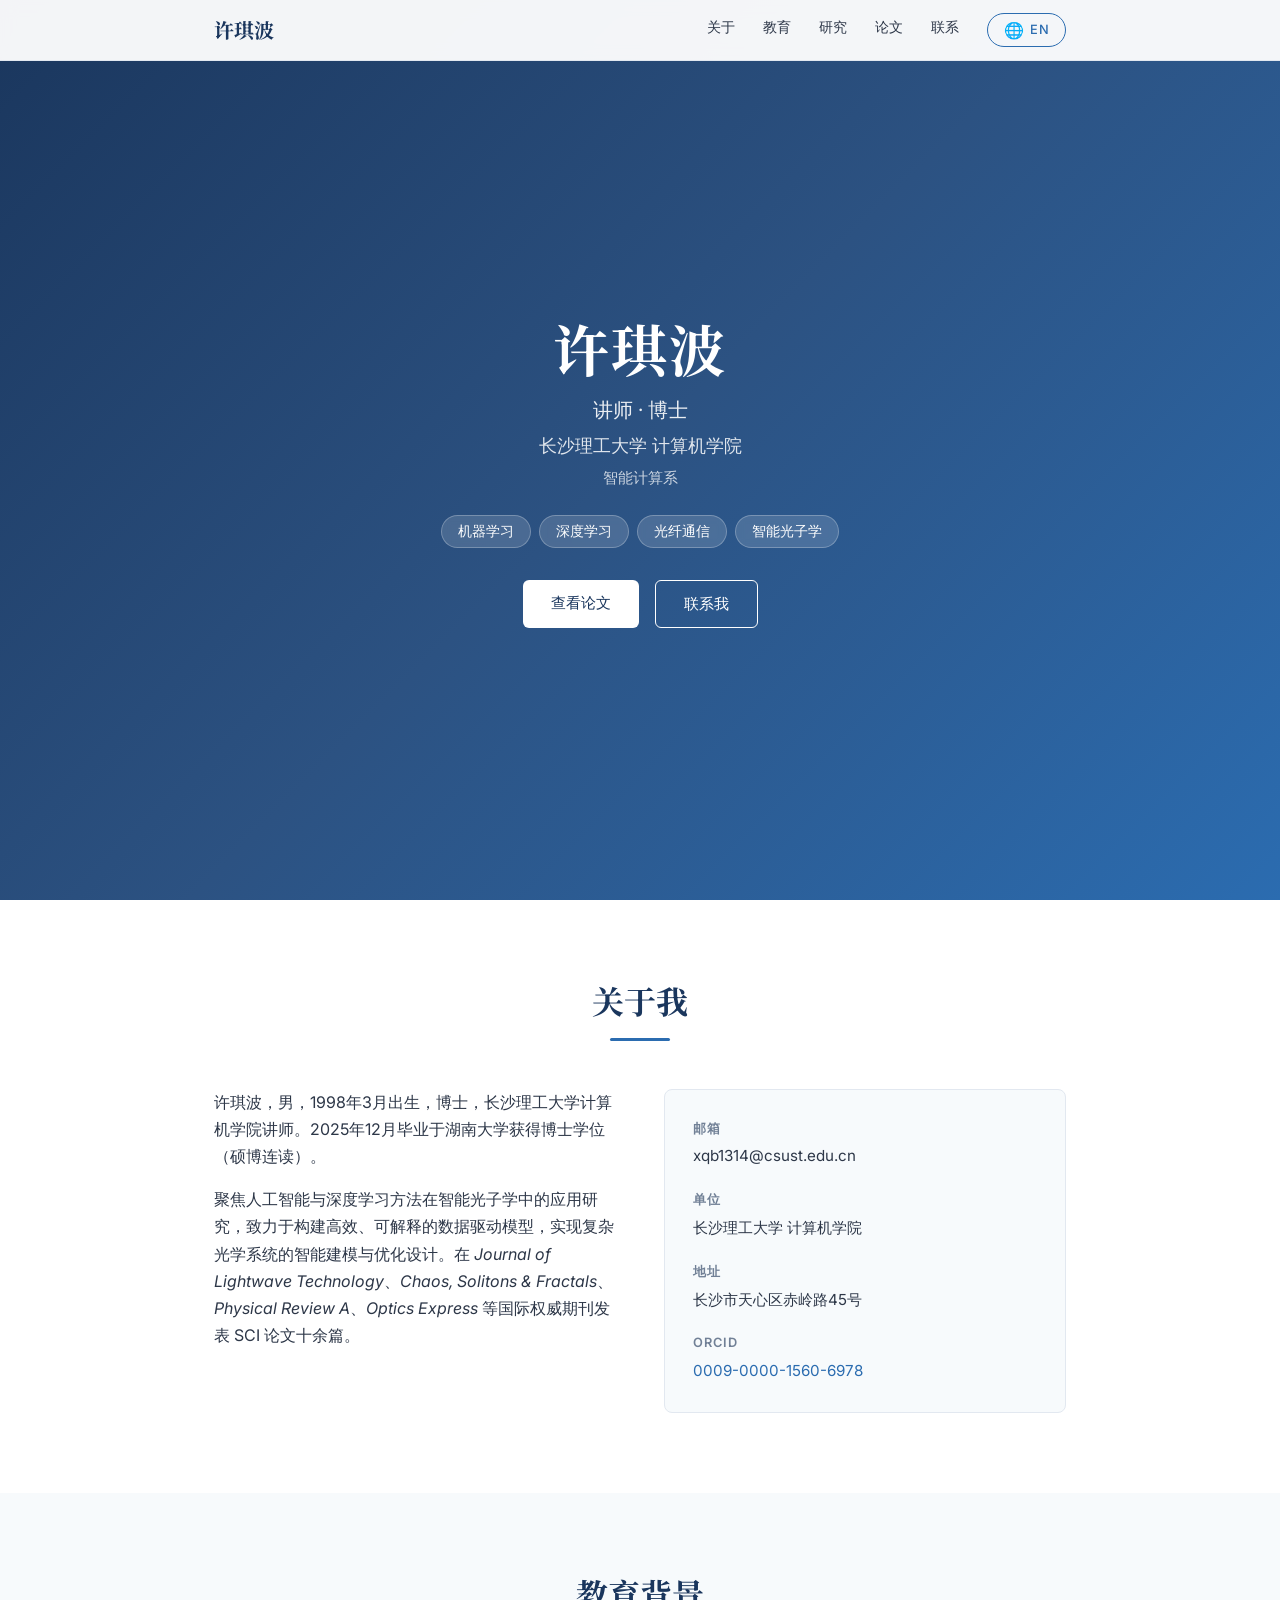
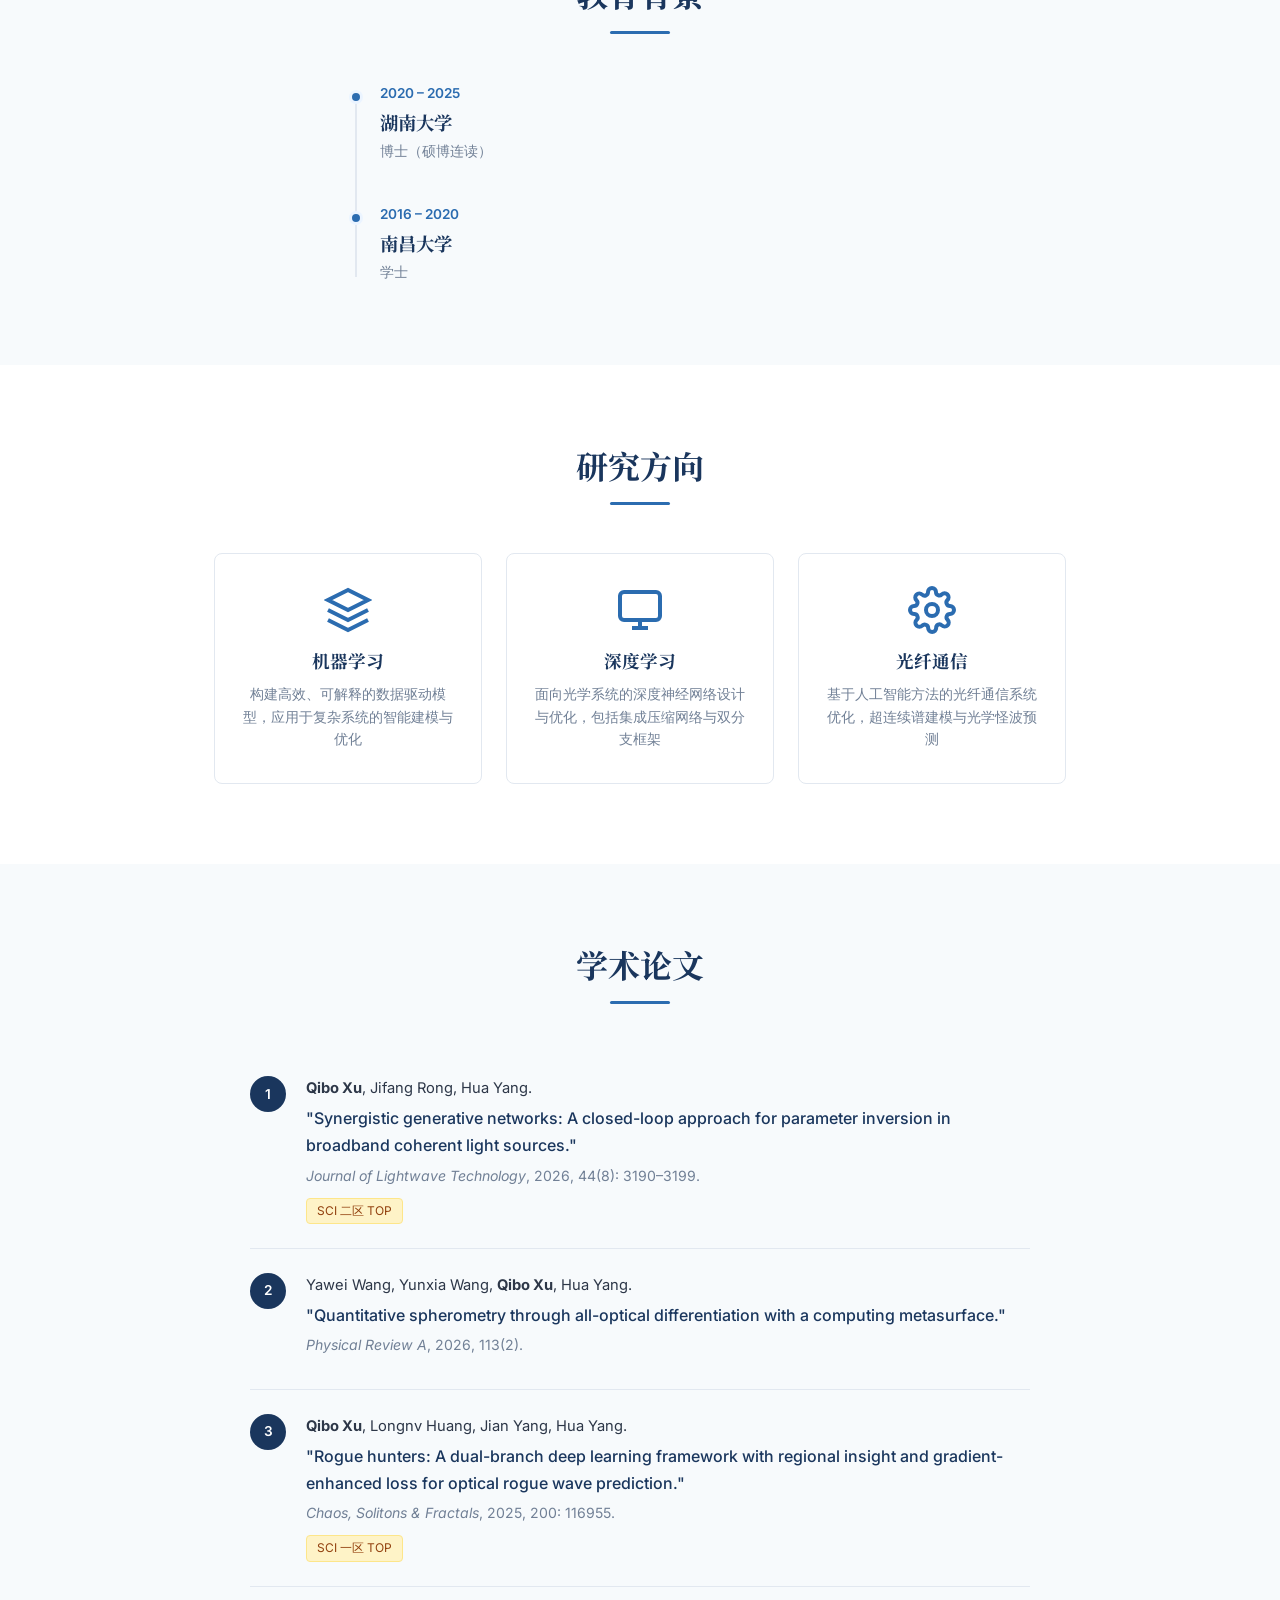
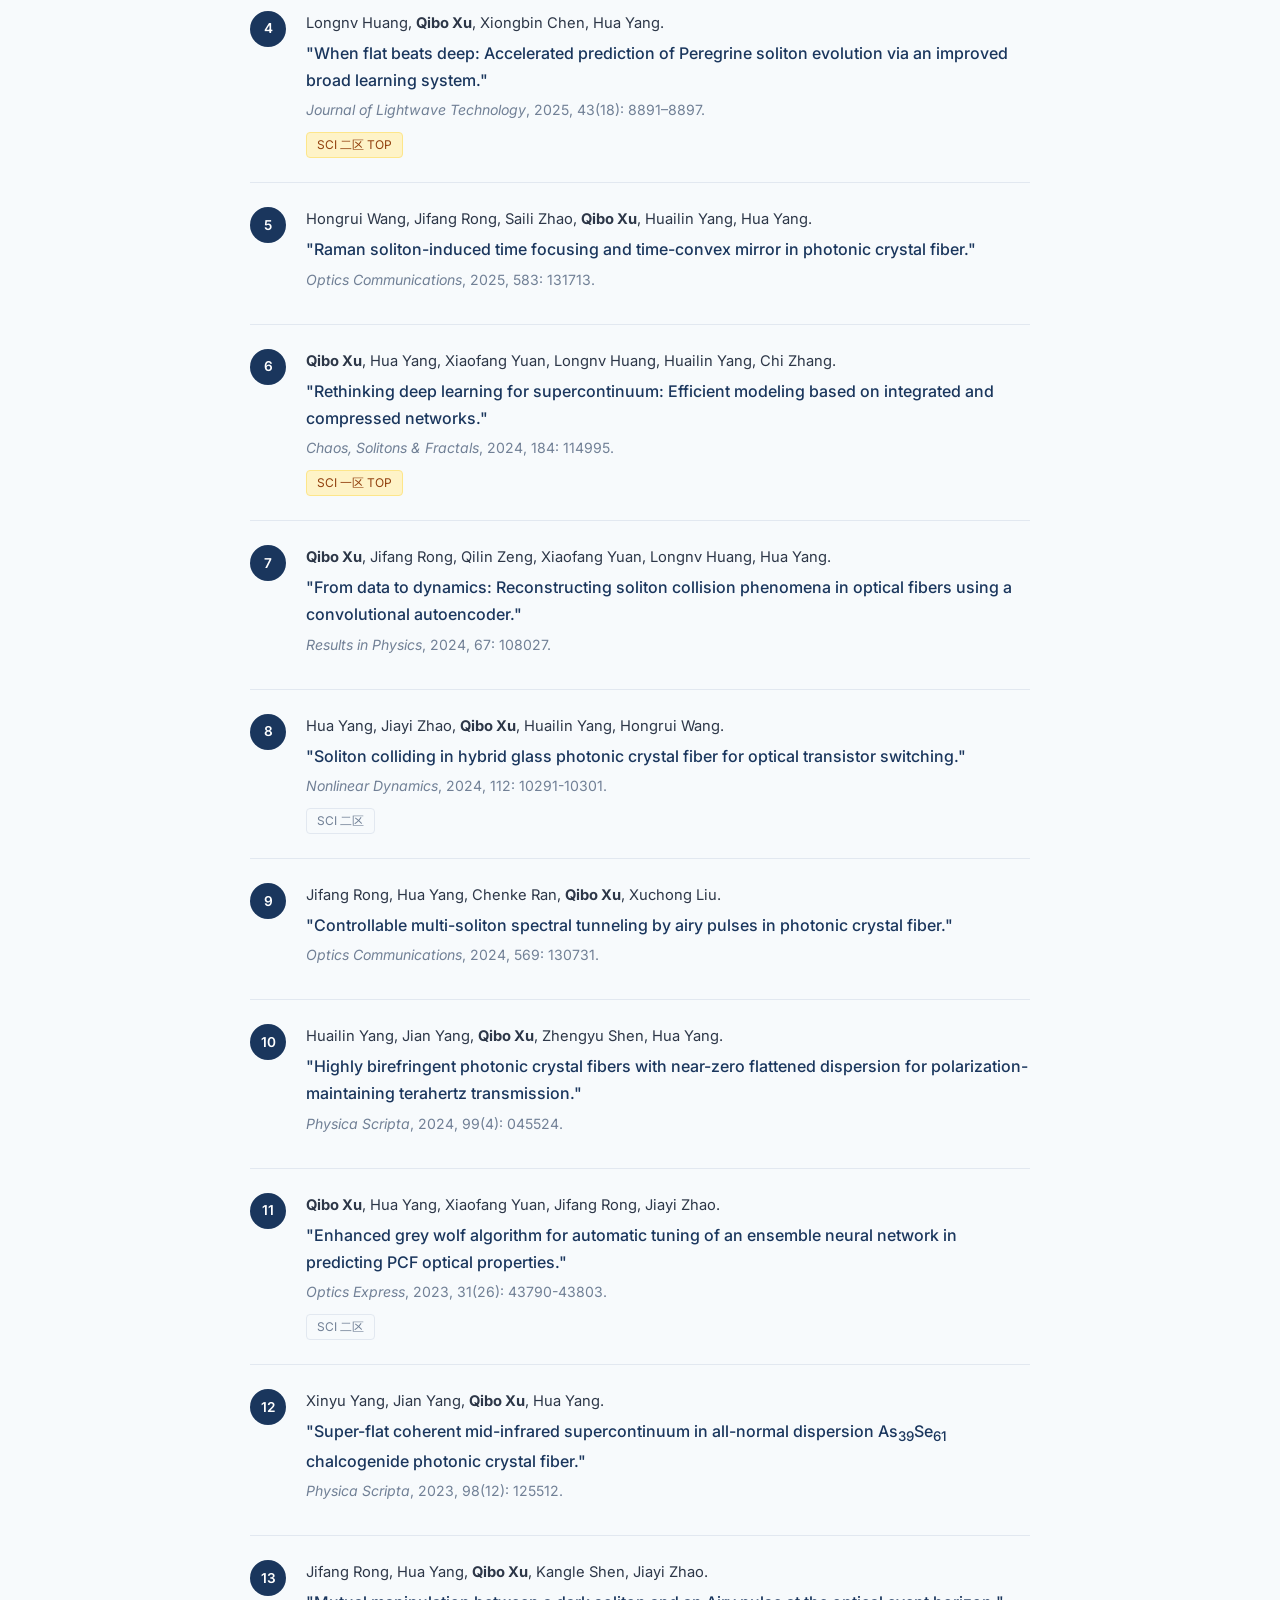
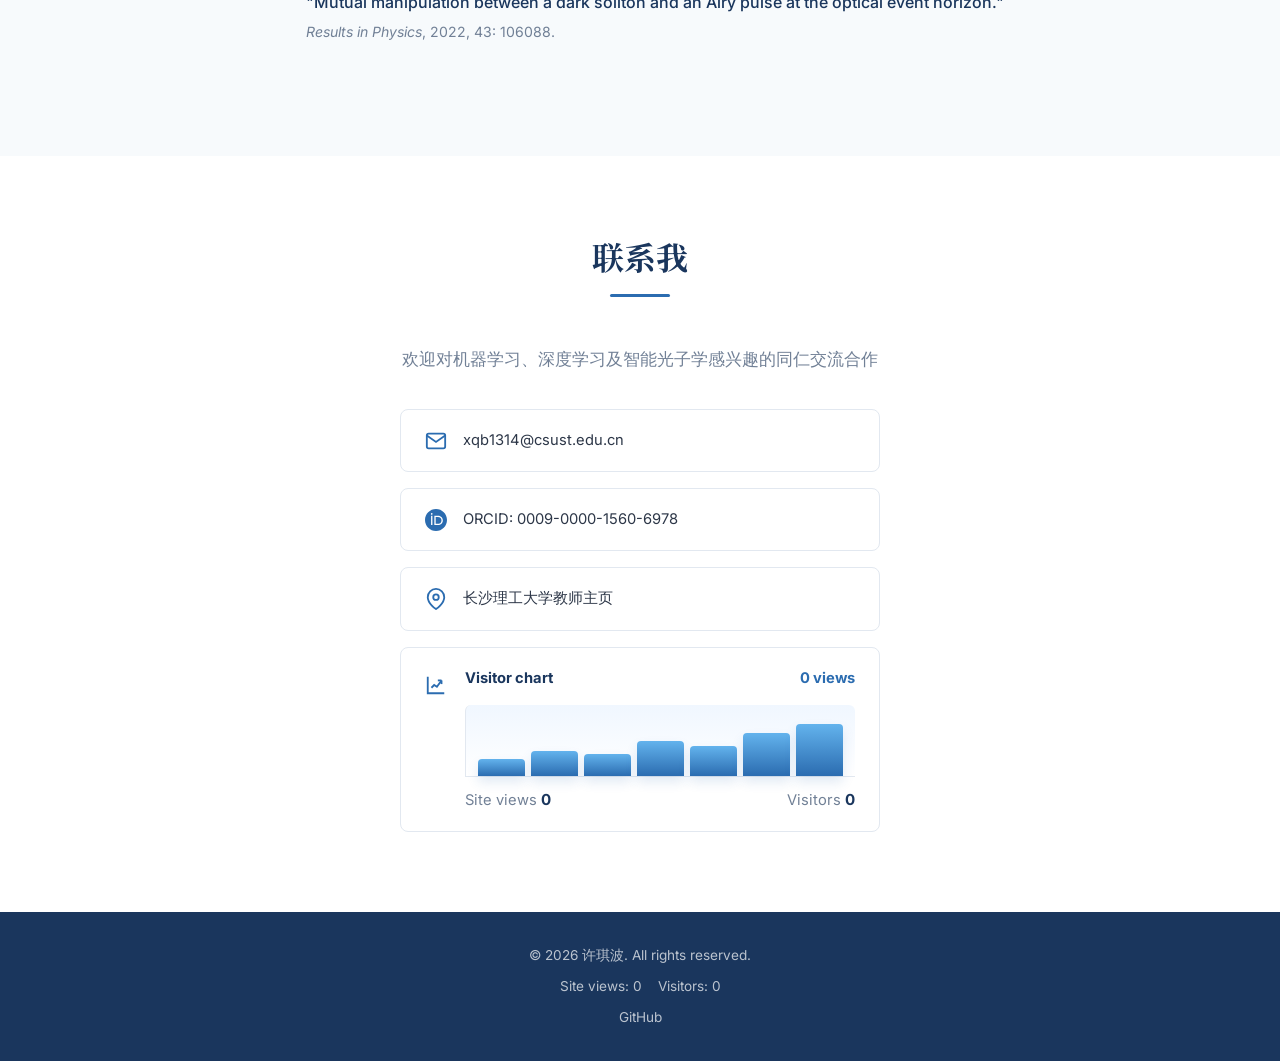
<file: index.html>
<!DOCTYPE html>
<html lang="zh-CN">
<head>
  <meta charset="UTF-8">
  <meta name="viewport" content="width=device-width, initial-scale=1.0">
  <title>许琪波 | 长沙理工大学</title>
  <meta name="description" content="许琪波，长沙理工大学计算机学院讲师，研究方向：机器学习、深度学习、光纤通信">
  <link rel="stylesheet" href="css/style.css">
  <link rel="preconnect" href="https://fonts.googleapis.com">
  <link rel="preconnect" href="https://fonts.gstatic.com" crossorigin>
  <link href="https://fonts.googleapis.com/css2?family=Inter:wght@300;400;500;600;700&family=Noto+Serif+SC:wght@400;600;700&display=swap" rel="stylesheet">
</head>
<body>
  <nav class="navbar">
    <div class="nav-container">
      <a href="#" class="nav-logo">许琪波</a>
      <ul class="nav-menu">
        <li><a href="#about">关于</a></li>
        <li><a href="#education">教育</a></li>
        <li><a href="#research">研究</a></li>
        <li><a href="#publications">论文</a></li>
        <li><a href="#contact">联系</a></li>
        <li><a href="en.html" class="lang-switch" title="切换至英文版"><span class="icon">🌐</span> EN</a></li>
      </ul>
      <div class="nav-toggle">
        <span></span><span></span><span></span>
      </div>
    </div>
  </nav>

  <header class="hero">
    <div class="hero-content">
      <h1 class="hero-name">许琪波</h1>
      <p class="hero-title">讲师 · 博士</p>
      <p class="hero-affiliation">长沙理工大学 计算机学院</p>
      <p class="hero-field">智能计算系</p>
      <div class="hero-tags">
        <span>机器学习</span>
        <span>深度学习</span>
        <span>光纤通信</span>
        <span>智能光子学</span>
      </div>
      <div class="hero-cta">
        <a href="#publications" class="btn btn-primary">查看论文</a>
        <a href="#contact" class="btn btn-outline">联系我</a>
      </div>
    </div>
  </header>

  <section id="about" class="section">
    <div class="container">
      <h2 class="section-title">关于我</h2>
      <div class="section-divider"></div>
      <div class="about-grid">
        <div class="about-text">
          <p>许琪波，男，1998年3月出生，博士，长沙理工大学计算机学院讲师。2025年12月毕业于湖南大学获得博士学位（硕博连读）。</p>
          <p>聚焦人工智能与深度学习方法在智能光子学中的应用研究，致力于构建高效、可解释的数据驱动模型，实现复杂光学系统的智能建模与优化设计。在 <em>Journal of Lightwave Technology</em>、<em>Chaos, Solitons &amp; Fractals</em>、<em>Physical Review A</em>、<em>Optics Express</em> 等国际权威期刊发表 SCI 论文十余篇。</p>
        </div>
        <div class="about-info">
          <div class="info-item">
            <span class="info-label">邮箱</span>
            <span class="info-value">xqb1314@csust.edu.cn</span>
          </div>
          <div class="info-item">
            <span class="info-label">单位</span>
            <span class="info-value">长沙理工大学 计算机学院</span>
          </div>
          <div class="info-item">
            <span class="info-label">地址</span>
            <span class="info-value">长沙市天心区赤岭路45号</span>
          </div>
          <div class="info-item">
            <span class="info-label">ORCID</span>
            <span class="info-value">
              <a href="https://orcid.org/0009-0000-1560-6978" target="_blank" rel="noopener">0009-0000-1560-6978</a>
            </span>
          </div>
        </div>
      </div>
    </div>
  </section>

  <section id="education" class="section section-alt">
    <div class="container">
      <h2 class="section-title">教育背景</h2>
      <div class="section-divider"></div>
      <div class="timeline">
        <div class="timeline-item">
          <div class="timeline-dot"></div>
          <div class="timeline-date">2020 – 2025</div>
          <div class="timeline-content">
            <h3>湖南大学</h3>
            <p>博士（硕博连读）</p>
          </div>
        </div>
        <div class="timeline-item">
          <div class="timeline-dot"></div>
          <div class="timeline-date">2016 – 2020</div>
          <div class="timeline-content">
            <h3>南昌大学</h3>
            <p>学士</p>
          </div>
        </div>
      </div>
    </div>
  </section>

  <section id="research" class="section">
    <div class="container">
      <h2 class="section-title">研究方向</h2>
      <div class="section-divider"></div>
      <div class="research-grid">
        <div class="research-card">
          <div class="research-icon">
            <svg viewBox="0 0 24 24" fill="none" stroke="currentColor" stroke-width="2">
              <path d="M12 2L2 7l10 5 10-5-10-5z"/><path d="M2 17l10 5 10-5"/><path d="M2 12l10 5 10-5"/>
            </svg>
          </div>
          <h3>机器学习</h3>
          <p>构建高效、可解释的数据驱动模型，应用于复杂系统的智能建模与优化</p>
        </div>
        <div class="research-card">
          <div class="research-icon">
            <svg viewBox="0 0 24 24" fill="none" stroke="currentColor" stroke-width="2">
              <rect x="2" y="3" width="20" height="14" rx="2" ry="2"/><line x1="8" y1="21" x2="16" y2="21"/><line x1="12" y1="17" x2="12" y2="21"/>
            </svg>
          </div>
          <h3>深度学习</h3>
          <p>面向光学系统的深度神经网络设计与优化，包括集成压缩网络与双分支框架</p>
        </div>
        <div class="research-card">
          <div class="research-icon">
            <svg viewBox="0 0 24 24" fill="none" stroke="currentColor" stroke-width="2">
              <circle cx="12" cy="12" r="3"/><path d="M19.4 15a1.65 1.65 0 0 0 .33 1.82l.06.06a2 2 0 0 1-2.83 2.83l-.06-.06a1.65 1.65 0 0 0-1.82-.33 1.65 1.65 0 0 0-1 1.51V21a2 2 0 0 1-4 0v-.09A1.65 1.65 0 0 0 9 19.4a1.65 1.65 0 0 0-1.82.33l-.06.06a2 2 0 0 1-2.83-2.83l.06-.06A1.65 1.65 0 0 0 4.68 15a1.65 1.65 0 0 0-1.51-1H3a2 2 0 0 1 0-4h.09A1.65 1.65 0 0 0 4.6 9a1.65 1.65 0 0 0-.33-1.82l-.06-.06a2 2 0 0 1 2.83-2.83l.06.06A1.65 1.65 0 0 0 9 4.68a1.65 1.65 0 0 0 1-1.51V3a2 2 0 0 1 4 0v.09a1.65 1.65 0 0 0 1 1.51 1.65 1.65 0 0 0 1.82-.33l.06-.06a2 2 0 0 1 2.83 2.83l-.06.06A1.65 1.65 0 0 0 19.4 9a1.65 1.65 0 0 0 1.51 1H21a2 2 0 0 1 0 4h-.09a1.65 1.65 0 0 0-1.51 1z"/>
            </svg>
          </div>
          <h3>光纤通信</h3>
          <p>基于人工智能方法的光纤通信系统优化，超连续谱建模与光学怪波预测</p>
        </div>
      </div>
    </div>
  </section>

  <section id="publications" class="section section-alt">
    <div class="container">
      <h2 class="section-title">学术论文</h2>
      <div class="section-divider"></div>
      <div class="pub-list">
        <div class="pub-item">
          <span class="pub-num">1</span>
          <div class="pub-content">
            <p class="pub-authors"><strong>Qibo Xu</strong>, Jifang Rong, Hua Yang.</p>
            <p class="pub-title">"Synergistic generative networks: A closed-loop approach for parameter inversion in broadband coherent light sources."</p>
            <p class="pub-journal"><em>Journal of Lightwave Technology</em>, 2026, 44(8): 3190–3199.</p>
            <p class="pub-badge top">SCI 二区 TOP</p>
          </div>
        </div>
        <div class="pub-item">
          <span class="pub-num">2</span>
          <div class="pub-content">
            <p class="pub-authors">Yawei Wang, Yunxia Wang, <strong>Qibo Xu</strong>, Hua Yang.</p>
            <p class="pub-title">"Quantitative spherometry through all-optical differentiation with a computing metasurface."</p>
            <p class="pub-journal"><em>Physical Review A</em>, 2026, 113(2).</p>
          </div>
        </div>
        <div class="pub-item">
          <span class="pub-num">3</span>
          <div class="pub-content">
            <p class="pub-authors"><strong>Qibo Xu</strong>, Longnv Huang, Jian Yang, Hua Yang.</p>
            <p class="pub-title">"Rogue hunters: A dual-branch deep learning framework with regional insight and gradient-enhanced loss for optical rogue wave prediction."</p>
            <p class="pub-journal"><em>Chaos, Solitons &amp; Fractals</em>, 2025, 200: 116955.</p>
            <p class="pub-badge top">SCI 一区 TOP</p>
          </div>
        </div>
        <div class="pub-item">
          <span class="pub-num">4</span>
          <div class="pub-content">
            <p class="pub-authors">Longnv Huang, <strong>Qibo Xu</strong>, Xiongbin Chen, Hua Yang.</p>
            <p class="pub-title">"When flat beats deep: Accelerated prediction of Peregrine soliton evolution via an improved broad learning system."</p>
            <p class="pub-journal"><em>Journal of Lightwave Technology</em>, 2025, 43(18): 8891–8897.</p>
            <p class="pub-badge top">SCI 二区 TOP</p>
          </div>
        </div>
        <div class="pub-item">
          <span class="pub-num">5</span>
          <div class="pub-content">
            <p class="pub-authors">Hongrui Wang, Jifang Rong, Saili Zhao, <strong>Qibo Xu</strong>, Huailin Yang, Hua Yang.</p>
            <p class="pub-title">"Raman soliton-induced time focusing and time-convex mirror in photonic crystal fiber."</p>
            <p class="pub-journal"><em>Optics Communications</em>, 2025, 583: 131713.</p>
          </div>
        </div>
        <div class="pub-item">
          <span class="pub-num">6</span>
          <div class="pub-content">
            <p class="pub-authors"><strong>Qibo Xu</strong>, Hua Yang, Xiaofang Yuan, Longnv Huang, Huailin Yang, Chi Zhang.</p>
            <p class="pub-title">"Rethinking deep learning for supercontinuum: Efficient modeling based on integrated and compressed networks."</p>
            <p class="pub-journal"><em>Chaos, Solitons &amp; Fractals</em>, 2024, 184: 114995.</p>
            <p class="pub-badge top">SCI 一区 TOP</p>
          </div>
        </div>
        <div class="pub-item">
          <span class="pub-num">7</span>
          <div class="pub-content">
            <p class="pub-authors"><strong>Qibo Xu</strong>, Jifang Rong, Qilin Zeng, Xiaofang Yuan, Longnv Huang, Hua Yang.</p>
            <p class="pub-title">"From data to dynamics: Reconstructing soliton collision phenomena in optical fibers using a convolutional autoencoder."</p>
            <p class="pub-journal"><em>Results in Physics</em>, 2024, 67: 108027.</p>
          </div>
        </div>
        <div class="pub-item">
          <span class="pub-num">8</span>
          <div class="pub-content">
            <p class="pub-authors">Hua Yang, Jiayi Zhao, <strong>Qibo Xu</strong>, Huailin Yang, Hongrui Wang.</p>
            <p class="pub-title">"Soliton colliding in hybrid glass photonic crystal fiber for optical transistor switching."</p>
            <p class="pub-journal"><em>Nonlinear Dynamics</em>, 2024, 112: 10291-10301.</p>
            <p class="pub-badge">SCI 二区</p>
          </div>
        </div>
        <div class="pub-item">
          <span class="pub-num">9</span>
          <div class="pub-content">
            <p class="pub-authors">Jifang Rong, Hua Yang, Chenke Ran, <strong>Qibo Xu</strong>, Xuchong Liu.</p>
            <p class="pub-title">"Controllable multi-soliton spectral tunneling by airy pulses in photonic crystal fiber."</p>
            <p class="pub-journal"><em>Optics Communications</em>, 2024, 569: 130731.</p>
          </div>
        </div>
        <div class="pub-item">
          <span class="pub-num">10</span>
          <div class="pub-content">
            <p class="pub-authors">Huailin Yang, Jian Yang, <strong>Qibo Xu</strong>, Zhengyu Shen, Hua Yang.</p>
            <p class="pub-title">"Highly birefringent photonic crystal fibers with near-zero flattened dispersion for polarization-maintaining terahertz transmission."</p>
            <p class="pub-journal"><em>Physica Scripta</em>, 2024, 99(4): 045524.</p>
          </div>
        </div>
        <div class="pub-item">
          <span class="pub-num">11</span>
          <div class="pub-content">
            <p class="pub-authors"><strong>Qibo Xu</strong>, Hua Yang, Xiaofang Yuan, Jifang Rong, Jiayi Zhao.</p>
            <p class="pub-title">"Enhanced grey wolf algorithm for automatic tuning of an ensemble neural network in predicting PCF optical properties."</p>
            <p class="pub-journal"><em>Optics Express</em>, 2023, 31(26): 43790-43803.</p>
            <p class="pub-badge">SCI 二区</p>
          </div>
        </div>
        <div class="pub-item">
          <span class="pub-num">12</span>
          <div class="pub-content">
            <p class="pub-authors">Xinyu Yang, Jian Yang, <strong>Qibo Xu</strong>, Hua Yang.</p>
            <p class="pub-title">"Super-flat coherent mid-infrared supercontinuum in all-normal dispersion As<sub>39</sub>Se<sub>61</sub> chalcogenide photonic crystal fiber."</p>
            <p class="pub-journal"><em>Physica Scripta</em>, 2023, 98(12): 125512.</p>
          </div>
        </div>
        <div class="pub-item">
          <span class="pub-num">13</span>
          <div class="pub-content">
            <p class="pub-authors">Jifang Rong, Hua Yang, <strong>Qibo Xu</strong>, Kangle Shen, Jiayi Zhao.</p>
            <p class="pub-title">"Mutual manipulation between a dark soliton and an Airy pulse at the optical event horizon."</p>
            <p class="pub-journal"><em>Results in Physics</em>, 2022, 43: 106088.</p>
          </div>
        </div>
      </div>
    </div>
  </section>

  <section id="contact" class="section">
    <div class="container">
      <h2 class="section-title">联系我</h2>
      <div class="section-divider"></div>
      <div class="contact-content">
        <p class="contact-text">欢迎对机器学习、深度学习及智能光子学感兴趣的同仁交流合作</p>
        <div class="contact-links">
          <a href="mailto:xqb1314@csust.edu.cn" class="contact-card">
            <svg viewBox="0 0 24 24" fill="none" stroke="currentColor" stroke-width="2">
              <path d="M4 4h16c1.1 0 2 .9 2 2v12c0 1.1-.9 2-2 2H4c-1.1 0-2-.9-2-2V6c0-1.1.9-2 2-2z"/>
              <polyline points="22,6 12,13 2,6"/>
            </svg>
            <span>xqb1314@csust.edu.cn</span>
          </a>
          <a href="https://orcid.org/0009-0000-1560-6978" target="_blank" rel="noopener" class="contact-card">
            <svg viewBox="0 0 24 24" fill="currentColor">
              <path d="M12 0C5.372 0 0 5.372 0 12s5.372 12 12 12 12-5.372 12-12S18.628 0 12 0zM7.369 4.378c.525 0 .947.431.947.947s-.422.947-.947.947a.95.95 0 0 1-.947-.947c0-.525.422-.947.947-.947zm-.722 3.038h1.444v10.041H6.647V7.416zm3.562 0h3.9c3.712 0 5.344 2.653 5.344 5.025 0 2.578-2.016 5.025-5.325 5.025h-3.919V7.416zm1.444 1.303v7.444h2.297c3.272 0 4.022-2.484 4.022-3.722 0-2.016-1.284-3.722-3.997-3.722h-2.322z"/>
            </svg>
            <span>ORCID: 0009-0000-1560-6978</span>
          </a>
          <a href="https://www.csust.edu.cn/jtxy/info/1922/28793.htm" target="_blank" rel="noopener" class="contact-card">
            <svg viewBox="0 0 24 24" fill="none" stroke="currentColor" stroke-width="2">
              <path d="M21 10c0 7-9 13-9 13s-9-6-9-13a9 9 0 0 1 18 0z"/>
              <circle cx="12" cy="10" r="3"/>
            </svg>
            <span>长沙理工大学教师主页</span>
          </a>
          <div class="contact-card visitor-card visitor-chart" aria-label="Visitor analytics">
            <svg class="visitor-chart-icon" viewBox="0 0 24 24" fill="none" stroke="currentColor" stroke-width="2">
              <path d="M3 3v18h18"/>
              <path d="M7 15l3-3 3 2 5-7"/>
              <path d="M18 7h-4"/>
              <path d="M18 7v4"/>
            </svg>
            <div class="visitor-chart-body">
              <div class="visitor-chart-head">
                <span class="visitor-chart-title">Visitor chart</span>
                <span class="visitor-chart-total"><span data-visitor-value="pv">0</span> views</span>
              </div>
              <div class="visitor-bars" aria-hidden="true">
                <span></span><span></span><span></span><span></span><span></span><span></span><span></span>
              </div>
              <div class="visitor-chart-meta">
                <span>Site views <strong data-visitor-value="pv">0</strong></span>
                <span>Visitors <strong data-visitor-value="uv">0</strong></span>
              </div>
            </div>
          </div>
        </div>
      </div>
    </div>
  </section>

  <footer class="footer">
    <div class="container">
      <p>&copy; 2026 许琪波. All rights reserved.</p>
      <p class="visitor-stats">
        <span id="busuanzi_container_site_pv">Site views: <span id="busuanzi_value_site_pv">0</span></span>
        <span id="busuanzi_container_site_uv">Visitors: <span id="busuanzi_value_site_uv">0</span></span>
      </p>
      <p class="footer-links">
        <a href="https://github.com/huang-td" target="_blank" rel="noopener">GitHub</a>
      </p>
    </div>
  </footer>

  <script async src="https://busuanzi.ibruce.info/busuanzi/2.3/busuanzi.pure.mini.js"></script>
  <script src="js/main.js"></script>
</body>
</html>
</file>
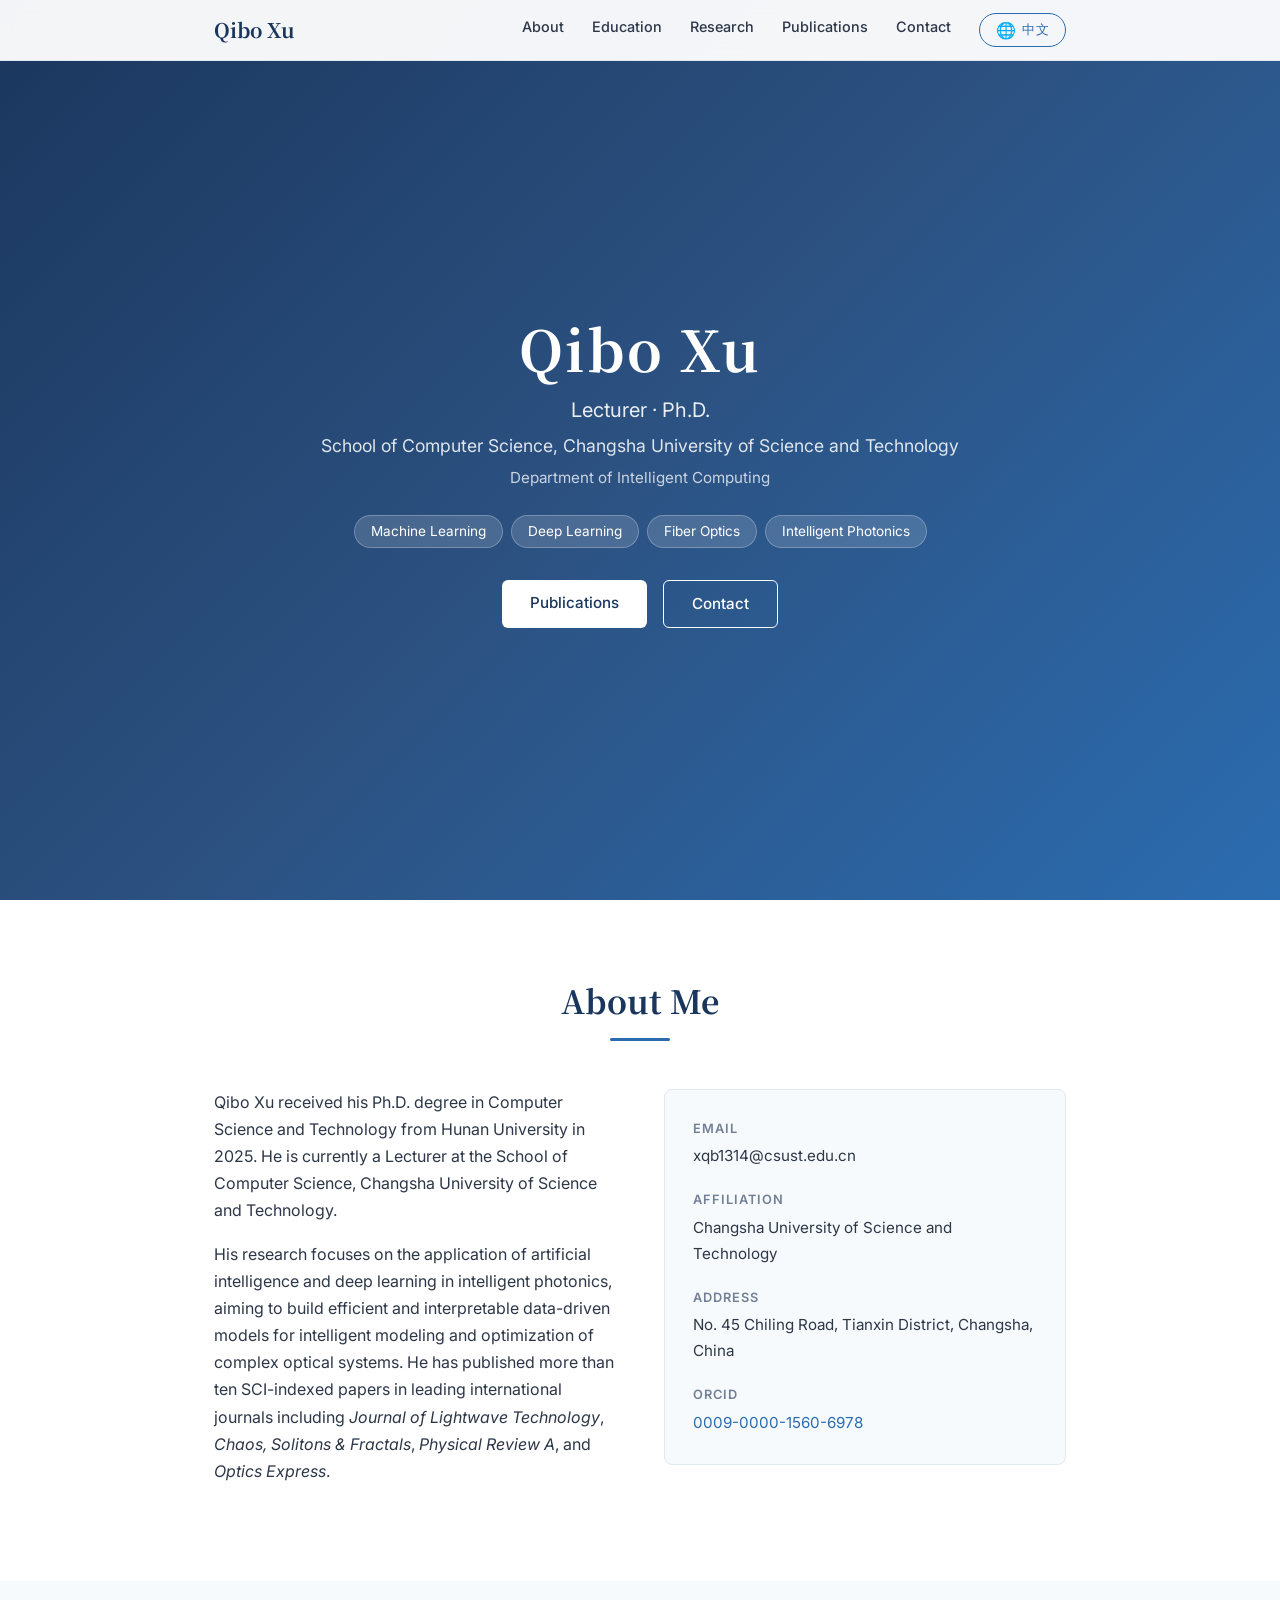
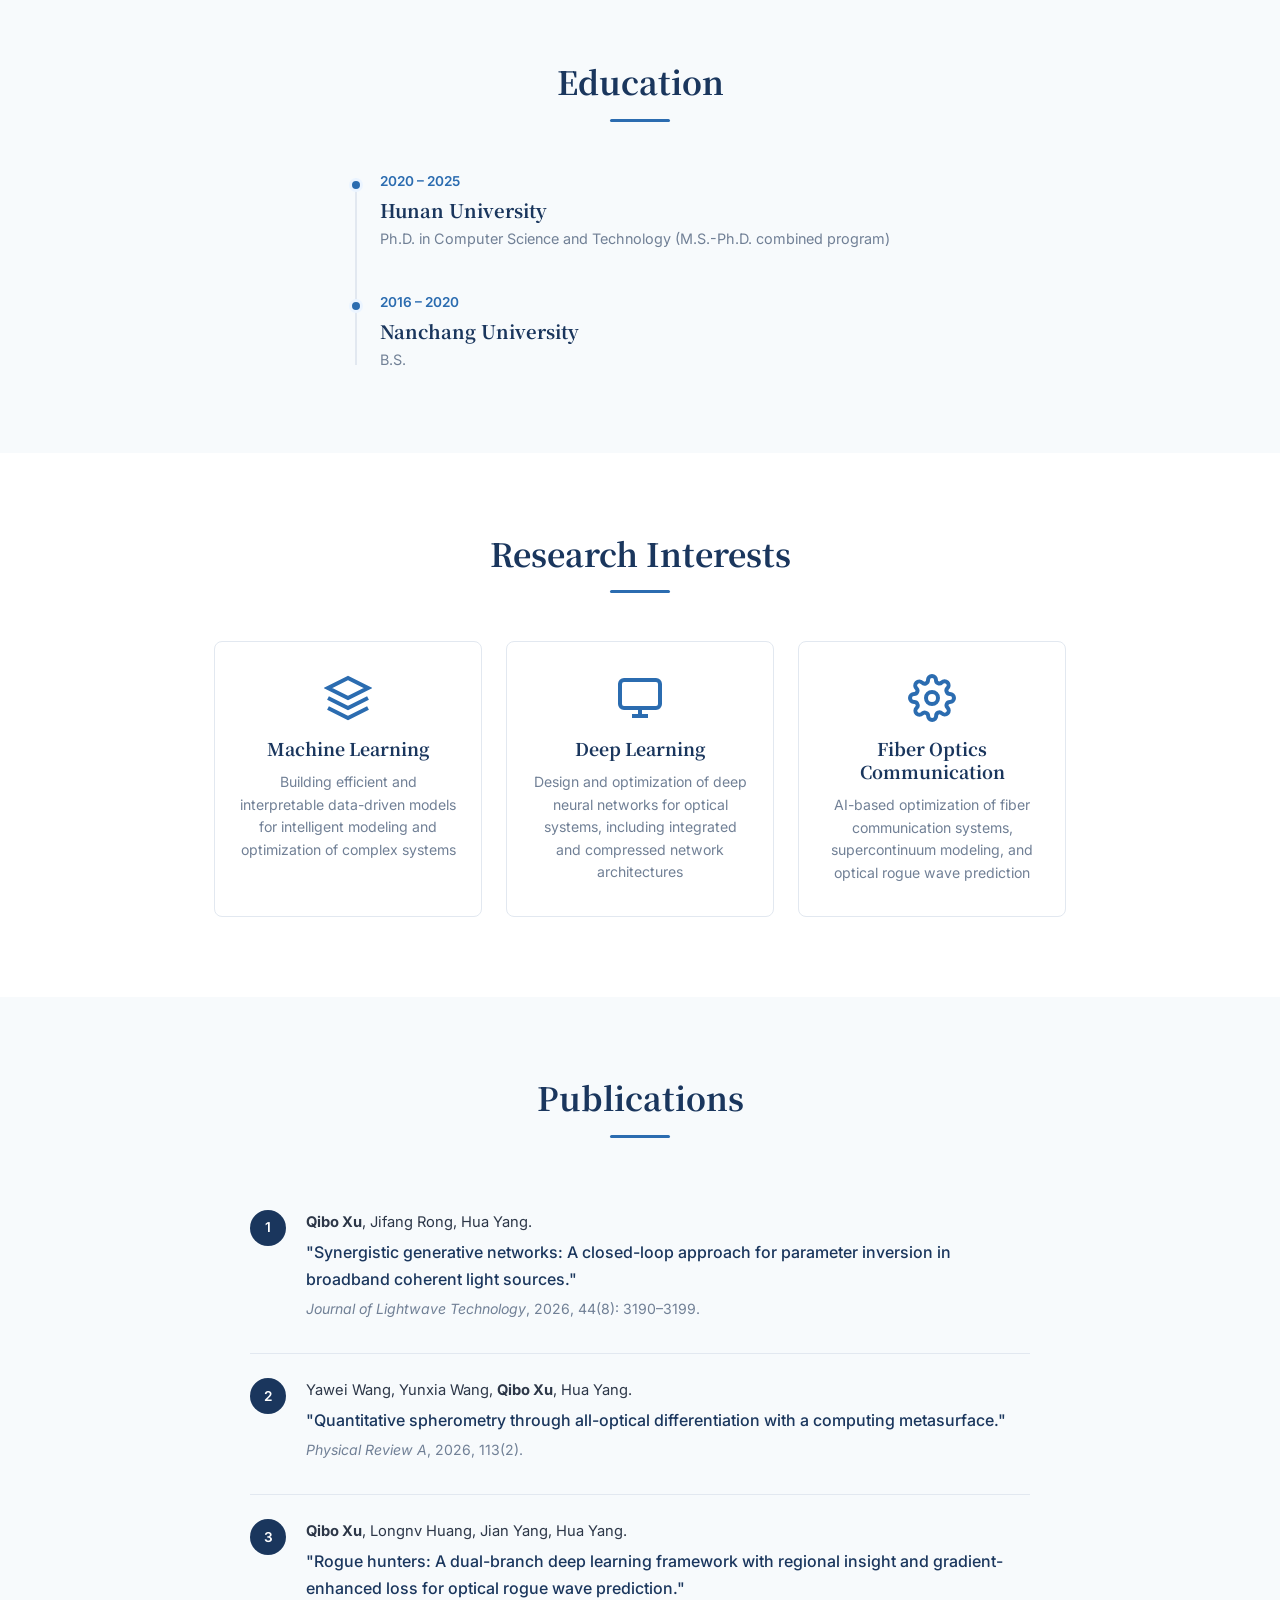
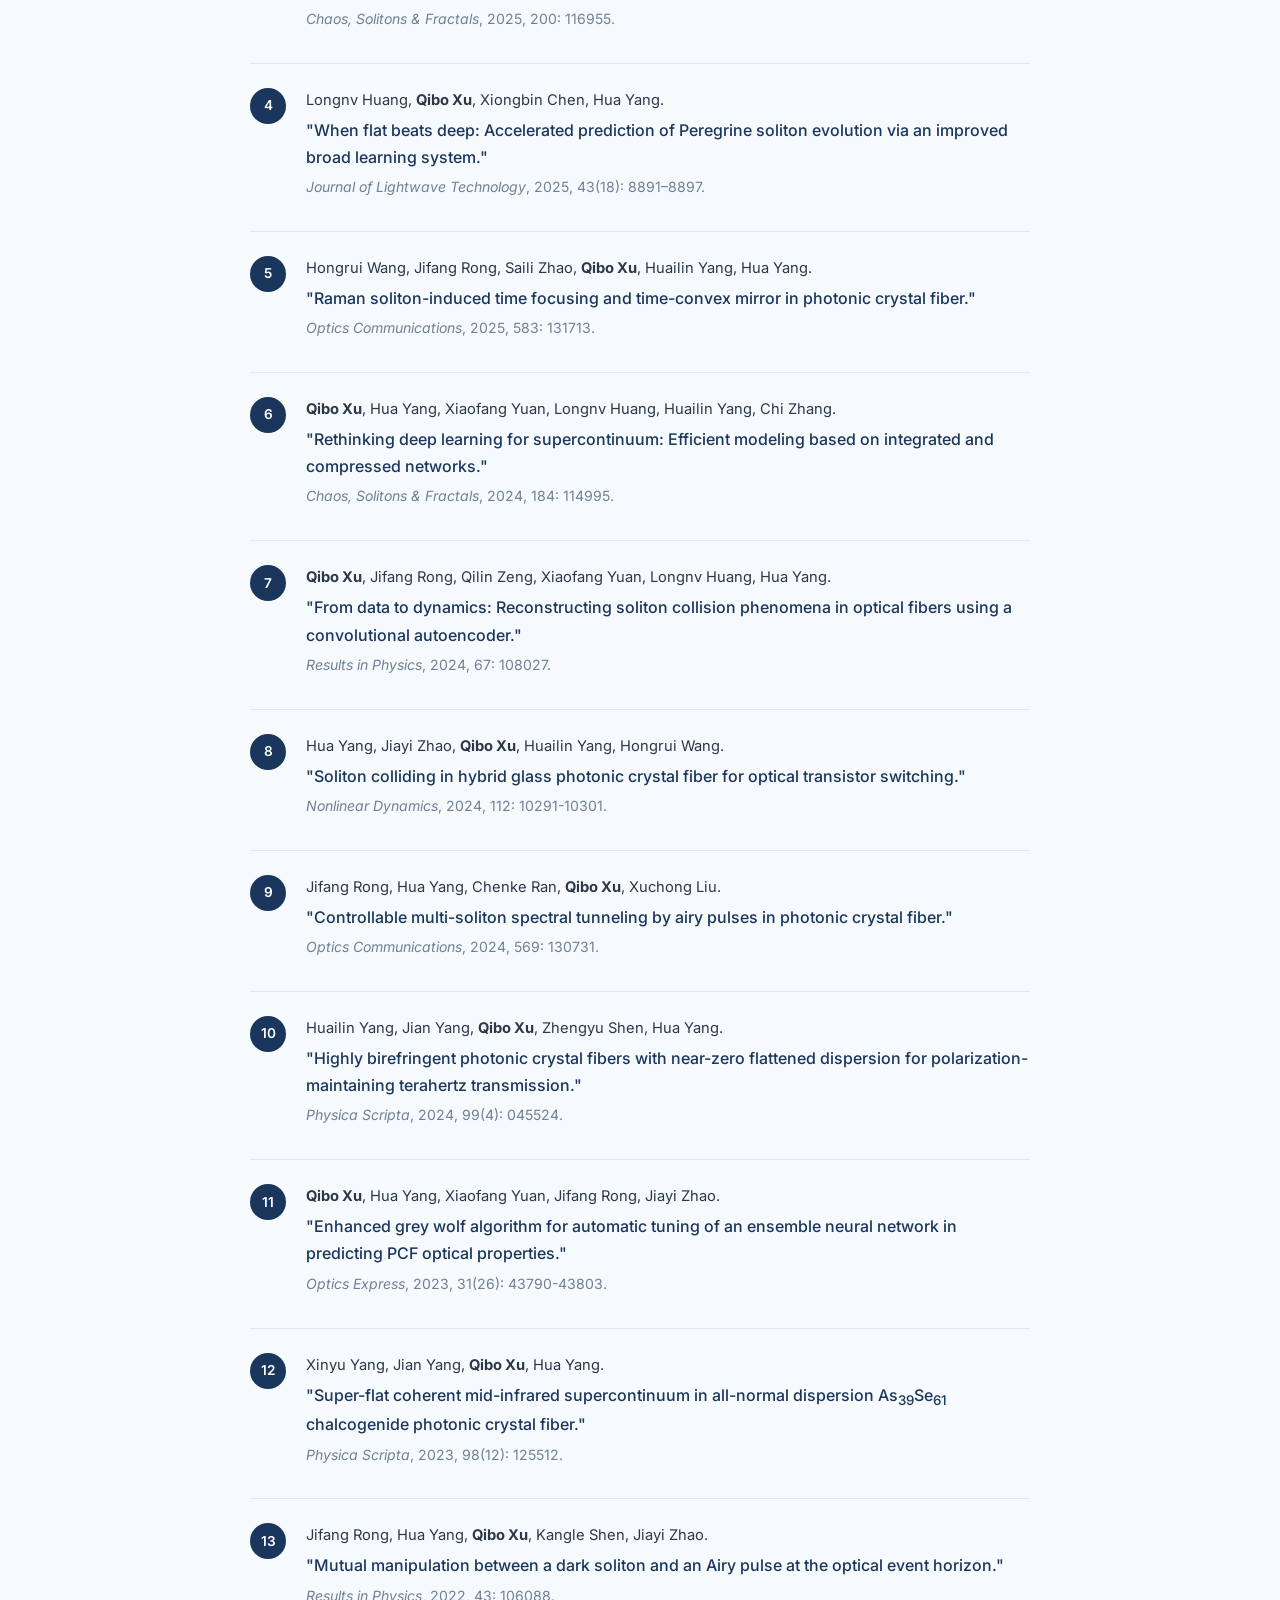
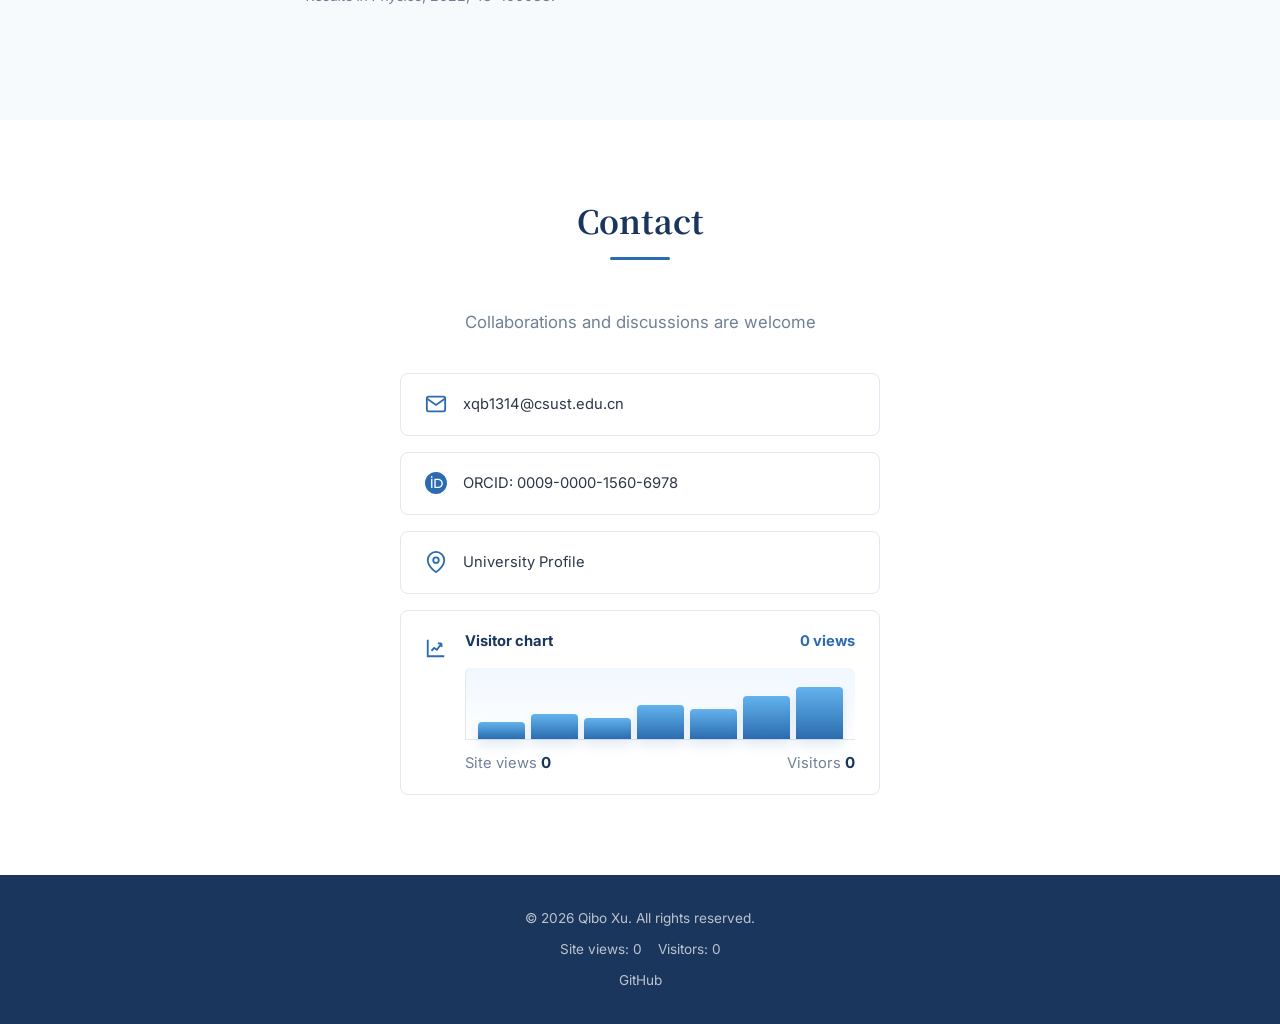
<file: en.html>
<!DOCTYPE html>
<html lang="en">
<head>
  <meta charset="UTF-8">
  <meta name="viewport" content="width=device-width, initial-scale=1.0">
  <title>Qibo Xu | Changsha University of Science and Technology</title>
  <meta name="description" content="Qibo Xu, Lecturer at School of Computer Science, CSUST. Research: Machine Learning, Deep Learning, Fiber Optics Communication">
  <link rel="stylesheet" href="css/style.css">
  <link rel="preconnect" href="https://fonts.googleapis.com">
  <link rel="preconnect" href="https://fonts.gstatic.com" crossorigin>
  <link href="https://fonts.googleapis.com/css2?family=Inter:wght@300;400;500;600;700&family=Noto+Serif+SC:wght@400;600;700&display=swap" rel="stylesheet">
</head>
<body>
  <nav class="navbar">
    <div class="nav-container">
      <a href="#" class="nav-logo">Qibo Xu</a>
      <ul class="nav-menu">
        <li><a href="#about">About</a></li>
        <li><a href="#education">Education</a></li>
        <li><a href="#research">Research</a></li>
        <li><a href="#publications">Publications</a></li>
        <li><a href="#contact">Contact</a></li>
        <li><a href="index.html" class="lang-switch" title="切换至中文版"><span class="icon">🌐</span> 中文</a></li>
      </ul>
      <div class="nav-toggle">
        <span></span><span></span><span></span>
      </div>
    </div>
  </nav>

  <header class="hero">
    <div class="hero-content">
      <h1 class="hero-name">Qibo Xu</h1>
      <p class="hero-title">Lecturer · Ph.D.</p>
      <p class="hero-affiliation">School of Computer Science, Changsha University of Science and Technology</p>
      <p class="hero-field">Department of Intelligent Computing</p>
      <div class="hero-tags">
        <span>Machine Learning</span>
        <span>Deep Learning</span>
        <span>Fiber Optics</span>
        <span>Intelligent Photonics</span>
      </div>
      <div class="hero-cta">
        <a href="#publications" class="btn btn-primary">Publications</a>
        <a href="#contact" class="btn btn-outline">Contact</a>
      </div>
    </div>
  </header>

  <section id="about" class="section">
    <div class="container">
      <h2 class="section-title">About Me</h2>
      <div class="section-divider"></div>
      <div class="about-grid">
        <div class="about-text">
          <p>Qibo Xu received his Ph.D. degree in Computer Science and Technology from Hunan University in 2025. He is currently a Lecturer at the School of Computer Science, Changsha University of Science and Technology.</p>
          <p>His research focuses on the application of artificial intelligence and deep learning in intelligent photonics, aiming to build efficient and interpretable data-driven models for intelligent modeling and optimization of complex optical systems. He has published more than ten SCI-indexed papers in leading international journals including <em>Journal of Lightwave Technology</em>, <em>Chaos, Solitons &amp; Fractals</em>, <em>Physical Review A</em>, and <em>Optics Express</em>.</p>
        </div>
        <div class="about-info">
          <div class="info-item">
            <span class="info-label">Email</span>
            <span class="info-value">xqb1314@csust.edu.cn</span>
          </div>
          <div class="info-item">
            <span class="info-label">Affiliation</span>
            <span class="info-value">Changsha University of Science and Technology</span>
          </div>
          <div class="info-item">
            <span class="info-label">Address</span>
            <span class="info-value">No. 45 Chiling Road, Tianxin District, Changsha, China</span>
          </div>
          <div class="info-item">
            <span class="info-label">ORCID</span>
            <span class="info-value">
              <a href="https://orcid.org/0009-0000-1560-6978" target="_blank" rel="noopener">0009-0000-1560-6978</a>
            </span>
          </div>
        </div>
      </div>
    </div>
  </section>

  <section id="education" class="section section-alt">
    <div class="container">
      <h2 class="section-title">Education</h2>
      <div class="section-divider"></div>
      <div class="timeline">
        <div class="timeline-item">
          <div class="timeline-dot"></div>
          <div class="timeline-date">2020 – 2025</div>
          <div class="timeline-content">
            <h3>Hunan University</h3>
            <p>Ph.D. in Computer Science and Technology (M.S.-Ph.D. combined program)</p>
          </div>
        </div>
        <div class="timeline-item">
          <div class="timeline-dot"></div>
          <div class="timeline-date">2016 – 2020</div>
          <div class="timeline-content">
            <h3>Nanchang University</h3>
            <p>B.S.</p>
          </div>
        </div>
      </div>
    </div>
  </section>

  <section id="research" class="section">
    <div class="container">
      <h2 class="section-title">Research Interests</h2>
      <div class="section-divider"></div>
      <div class="research-grid">
        <div class="research-card">
          <div class="research-icon">
            <svg viewBox="0 0 24 24" fill="none" stroke="currentColor" stroke-width="2">
              <path d="M12 2L2 7l10 5 10-5-10-5z"/><path d="M2 17l10 5 10-5"/><path d="M2 12l10 5 10-5"/>
            </svg>
          </div>
          <h3>Machine Learning</h3>
          <p>Building efficient and interpretable data-driven models for intelligent modeling and optimization of complex systems</p>
        </div>
        <div class="research-card">
          <div class="research-icon">
            <svg viewBox="0 0 24 24" fill="none" stroke="currentColor" stroke-width="2">
              <rect x="2" y="3" width="20" height="14" rx="2" ry="2"/><line x1="8" y1="21" x2="16" y2="21"/><line x1="12" y1="17" x2="12" y2="21"/>
            </svg>
          </div>
          <h3>Deep Learning</h3>
          <p>Design and optimization of deep neural networks for optical systems, including integrated and compressed network architectures</p>
        </div>
        <div class="research-card">
          <div class="research-icon">
            <svg viewBox="0 0 24 24" fill="none" stroke="currentColor" stroke-width="2">
              <circle cx="12" cy="12" r="3"/><path d="M19.4 15a1.65 1.65 0 0 0 .33 1.82l.06.06a2 2 0 0 1-2.83 2.83l-.06-.06a1.65 1.65 0 0 0-1.82-.33 1.65 1.65 0 0 0-1 1.51V21a2 2 0 0 1-4 0v-.09A1.65 1.65 0 0 0 9 19.4a1.65 1.65 0 0 0-1.82.33l-.06.06a2 2 0 0 1-2.83-2.83l.06-.06A1.65 1.65 0 0 0 4.68 15a1.65 1.65 0 0 0-1.51-1H3a2 2 0 0 1 0-4h.09A1.65 1.65 0 0 0 4.6 9a1.65 1.65 0 0 0-.33-1.82l-.06-.06a2 2 0 0 1 2.83-2.83l.06.06A1.65 1.65 0 0 0 9 4.68a1.65 1.65 0 0 0 1-1.51V3a2 2 0 0 1 4 0v.09a1.65 1.65 0 0 0 1 1.51 1.65 1.65 0 0 0 1.82-.33l.06-.06a2 2 0 0 1 2.83 2.83l-.06.06A1.65 1.65 0 0 0 19.4 9a1.65 1.65 0 0 0 1.51 1H21a2 2 0 0 1 0 4h-.09a1.65 1.65 0 0 0-1.51 1z"/>
            </svg>
          </div>
          <h3>Fiber Optics Communication</h3>
          <p>AI-based optimization of fiber communication systems, supercontinuum modeling, and optical rogue wave prediction</p>
        </div>
      </div>
    </div>
  </section>

  <section id="publications" class="section section-alt">
    <div class="container">
      <h2 class="section-title">Publications</h2>
      <div class="section-divider"></div>
      <div class="pub-list">
        <div class="pub-item">
          <span class="pub-num">1</span>
          <div class="pub-content">
            <p class="pub-authors"><strong>Qibo Xu</strong>, Jifang Rong, Hua Yang.</p>
            <p class="pub-title">"Synergistic generative networks: A closed-loop approach for parameter inversion in broadband coherent light sources."</p>
            <p class="pub-journal"><em>Journal of Lightwave Technology</em>, 2026, 44(8): 3190–3199.</p>
          </div>
        </div>
        <div class="pub-item">
          <span class="pub-num">2</span>
          <div class="pub-content">
            <p class="pub-authors">Yawei Wang, Yunxia Wang, <strong>Qibo Xu</strong>, Hua Yang.</p>
            <p class="pub-title">"Quantitative spherometry through all-optical differentiation with a computing metasurface."</p>
            <p class="pub-journal"><em>Physical Review A</em>, 2026, 113(2).</p>
          </div>
        </div>
        <div class="pub-item">
          <span class="pub-num">3</span>
          <div class="pub-content">
            <p class="pub-authors"><strong>Qibo Xu</strong>, Longnv Huang, Jian Yang, Hua Yang.</p>
            <p class="pub-title">"Rogue hunters: A dual-branch deep learning framework with regional insight and gradient-enhanced loss for optical rogue wave prediction."</p>
            <p class="pub-journal"><em>Chaos, Solitons &amp; Fractals</em>, 2025, 200: 116955.</p>
          </div>
        </div>
        <div class="pub-item">
          <span class="pub-num">4</span>
          <div class="pub-content">
            <p class="pub-authors">Longnv Huang, <strong>Qibo Xu</strong>, Xiongbin Chen, Hua Yang.</p>
            <p class="pub-title">"When flat beats deep: Accelerated prediction of Peregrine soliton evolution via an improved broad learning system."</p>
            <p class="pub-journal"><em>Journal of Lightwave Technology</em>, 2025, 43(18): 8891–8897.</p>
          </div>
        </div>
        <div class="pub-item">
          <span class="pub-num">5</span>
          <div class="pub-content">
            <p class="pub-authors">Hongrui Wang, Jifang Rong, Saili Zhao, <strong>Qibo Xu</strong>, Huailin Yang, Hua Yang.</p>
            <p class="pub-title">"Raman soliton-induced time focusing and time-convex mirror in photonic crystal fiber."</p>
            <p class="pub-journal"><em>Optics Communications</em>, 2025, 583: 131713.</p>
          </div>
        </div>
        <div class="pub-item">
          <span class="pub-num">6</span>
          <div class="pub-content">
            <p class="pub-authors"><strong>Qibo Xu</strong>, Hua Yang, Xiaofang Yuan, Longnv Huang, Huailin Yang, Chi Zhang.</p>
            <p class="pub-title">"Rethinking deep learning for supercontinuum: Efficient modeling based on integrated and compressed networks."</p>
            <p class="pub-journal"><em>Chaos, Solitons &amp; Fractals</em>, 2024, 184: 114995.</p>
          </div>
        </div>
        <div class="pub-item">
          <span class="pub-num">7</span>
          <div class="pub-content">
            <p class="pub-authors"><strong>Qibo Xu</strong>, Jifang Rong, Qilin Zeng, Xiaofang Yuan, Longnv Huang, Hua Yang.</p>
            <p class="pub-title">"From data to dynamics: Reconstructing soliton collision phenomena in optical fibers using a convolutional autoencoder."</p>
            <p class="pub-journal"><em>Results in Physics</em>, 2024, 67: 108027.</p>
          </div>
        </div>
        <div class="pub-item">
          <span class="pub-num">8</span>
          <div class="pub-content">
            <p class="pub-authors">Hua Yang, Jiayi Zhao, <strong>Qibo Xu</strong>, Huailin Yang, Hongrui Wang.</p>
            <p class="pub-title">"Soliton colliding in hybrid glass photonic crystal fiber for optical transistor switching."</p>
            <p class="pub-journal"><em>Nonlinear Dynamics</em>, 2024, 112: 10291-10301.</p>
          </div>
        </div>
        <div class="pub-item">
          <span class="pub-num">9</span>
          <div class="pub-content">
            <p class="pub-authors">Jifang Rong, Hua Yang, Chenke Ran, <strong>Qibo Xu</strong>, Xuchong Liu.</p>
            <p class="pub-title">"Controllable multi-soliton spectral tunneling by airy pulses in photonic crystal fiber."</p>
            <p class="pub-journal"><em>Optics Communications</em>, 2024, 569: 130731.</p>
          </div>
        </div>
        <div class="pub-item">
          <span class="pub-num">10</span>
          <div class="pub-content">
            <p class="pub-authors">Huailin Yang, Jian Yang, <strong>Qibo Xu</strong>, Zhengyu Shen, Hua Yang.</p>
            <p class="pub-title">"Highly birefringent photonic crystal fibers with near-zero flattened dispersion for polarization-maintaining terahertz transmission."</p>
            <p class="pub-journal"><em>Physica Scripta</em>, 2024, 99(4): 045524.</p>
          </div>
        </div>
        <div class="pub-item">
          <span class="pub-num">11</span>
          <div class="pub-content">
            <p class="pub-authors"><strong>Qibo Xu</strong>, Hua Yang, Xiaofang Yuan, Jifang Rong, Jiayi Zhao.</p>
            <p class="pub-title">"Enhanced grey wolf algorithm for automatic tuning of an ensemble neural network in predicting PCF optical properties."</p>
            <p class="pub-journal"><em>Optics Express</em>, 2023, 31(26): 43790-43803.</p>
          </div>
        </div>
        <div class="pub-item">
          <span class="pub-num">12</span>
          <div class="pub-content">
            <p class="pub-authors">Xinyu Yang, Jian Yang, <strong>Qibo Xu</strong>, Hua Yang.</p>
            <p class="pub-title">"Super-flat coherent mid-infrared supercontinuum in all-normal dispersion As<sub>39</sub>Se<sub>61</sub> chalcogenide photonic crystal fiber."</p>
            <p class="pub-journal"><em>Physica Scripta</em>, 2023, 98(12): 125512.</p>
          </div>
        </div>
        <div class="pub-item">
          <span class="pub-num">13</span>
          <div class="pub-content">
            <p class="pub-authors">Jifang Rong, Hua Yang, <strong>Qibo Xu</strong>, Kangle Shen, Jiayi Zhao.</p>
            <p class="pub-title">"Mutual manipulation between a dark soliton and an Airy pulse at the optical event horizon."</p>
            <p class="pub-journal"><em>Results in Physics</em>, 2022, 43: 106088.</p>
          </div>
        </div>
      </div>
    </div>
  </section>

  <section id="contact" class="section">
    <div class="container">
      <h2 class="section-title">Contact</h2>
      <div class="section-divider"></div>
      <div class="contact-content">
        <p class="contact-text">Collaborations and discussions are welcome</p>
        <div class="contact-links">
          <a href="mailto:xqb1314@csust.edu.cn" class="contact-card">
            <svg viewBox="0 0 24 24" fill="none" stroke="currentColor" stroke-width="2">
              <path d="M4 4h16c1.1 0 2 .9 2 2v12c0 1.1-.9 2-2 2H4c-1.1 0-2-.9-2-2V6c0-1.1.9-2 2-2z"/>
              <polyline points="22,6 12,13 2,6"/>
            </svg>
            <span>xqb1314@csust.edu.cn</span>
          </a>
          <a href="https://orcid.org/0009-0000-1560-6978" target="_blank" rel="noopener" class="contact-card">
            <svg viewBox="0 0 24 24" fill="currentColor">
              <path d="M12 0C5.372 0 0 5.372 0 12s5.372 12 12 12 12-5.372 12-12S18.628 0 12 0zM7.369 4.378c.525 0 .947.431.947.947s-.422.947-.947.947a.95.95 0 0 1-.947-.947c0-.525.422-.947.947-.947zm-.722 3.038h1.444v10.041H6.647V7.416zm3.562 0h3.9c3.712 0 5.344 2.653 5.344 5.025 0 2.578-2.016 5.025-5.325 5.025h-3.919V7.416zm1.444 1.303v7.444h2.297c3.272 0 4.022-2.484 4.022-3.722 0-2.016-1.284-3.722-3.997-3.722h-2.322z"/>
            </svg>
            <span>ORCID: 0009-0000-1560-6978</span>
          </a>
          <a href="https://www.csust.edu.cn/jtxy/info/1922/28793.htm" target="_blank" rel="noopener" class="contact-card">
            <svg viewBox="0 0 24 24" fill="none" stroke="currentColor" stroke-width="2">
              <path d="M21 10c0 7-9 13-9 13s-9-6-9-13a9 9 0 0 1 18 0z"/>
              <circle cx="12" cy="10" r="3"/>
            </svg>
            <span>University Profile</span>
          </a>
          <div class="contact-card visitor-card visitor-chart" aria-label="Visitor analytics">
            <svg class="visitor-chart-icon" viewBox="0 0 24 24" fill="none" stroke="currentColor" stroke-width="2">
              <path d="M3 3v18h18"/>
              <path d="M7 15l3-3 3 2 5-7"/>
              <path d="M18 7h-4"/>
              <path d="M18 7v4"/>
            </svg>
            <div class="visitor-chart-body">
              <div class="visitor-chart-head">
                <span class="visitor-chart-title">Visitor chart</span>
                <span class="visitor-chart-total"><span data-visitor-value="pv">0</span> views</span>
              </div>
              <div class="visitor-bars" aria-hidden="true">
                <span></span><span></span><span></span><span></span><span></span><span></span><span></span>
              </div>
              <div class="visitor-chart-meta">
                <span>Site views <strong data-visitor-value="pv">0</strong></span>
                <span>Visitors <strong data-visitor-value="uv">0</strong></span>
              </div>
            </div>
          </div>
        </div>
      </div>
    </div>
  </section>

  <footer class="footer">
    <div class="container">
      <p>&copy; 2026 Qibo Xu. All rights reserved.</p>
      <p class="visitor-stats">
        <span id="busuanzi_container_site_pv">Site views: <span id="busuanzi_value_site_pv">0</span></span>
        <span id="busuanzi_container_site_uv">Visitors: <span id="busuanzi_value_site_uv">0</span></span>
      </p>
      <p class="footer-links">
        <a href="https://github.com/huang-td" target="_blank" rel="noopener">GitHub</a>
      </p>
    </div>
  </footer>

  <script async src="https://busuanzi.ibruce.info/busuanzi/2.3/busuanzi.pure.mini.js"></script>
  <script src="js/main.js"></script>
</body>
</html>
</file>
<file: css/style.css>
*, *::before, *::after {
  margin: 0;
  padding: 0;
  box-sizing: border-box;
}

:root {
  --primary: #1a365d;
  --primary-light: #2b6cb0;
  --primary-lighter: #ebf4ff;
  --accent: #2b6cb0;
  --text: #2d3748;
  --text-light: #718096;
  --bg: #ffffff;
  --bg-alt: #f7fafc;
  --border: #e2e8f0;
  --radius: 8px;
  --shadow: 0 2px 12px rgba(0, 0, 0, 0.06);
  --transition: 0.3s ease;
}

html {
  scroll-behavior: smooth;
}

body {
  font-family: 'Inter', -apple-system, BlinkMacSystemFont, 'Segoe UI', sans-serif;
  color: var(--text);
  line-height: 1.7;
  background: var(--bg);
  -webkit-font-smoothing: antialiased;
}

h1, h2, h3 {
  font-family: 'Noto Serif SC', Georgia, 'Times New Roman', serif;
  line-height: 1.3;
}

.container {
  max-width: 900px;
  margin: 0 auto;
  padding: 0 24px;
}

.section {
  padding: 80px 0;
}

.section-alt {
  background: var(--bg-alt);
}

.section-title {
  font-size: 2rem;
  text-align: center;
  color: var(--primary);
  margin-bottom: 16px;
}

.section-divider {
  width: 60px;
  height: 3px;
  background: var(--accent);
  margin: 0 auto 48px;
  border-radius: 2px;
}

/* Navigation */
.navbar {
  position: fixed;
  top: 0;
  left: 0;
  right: 0;
  z-index: 1000;
  background: rgba(255, 255, 255, 0.95);
  backdrop-filter: blur(8px);
  border-bottom: 1px solid var(--border);
  transition: var(--transition);
}

.nav-container {
  max-width: 900px;
  margin: 0 auto;
  padding: 0 24px;
  display: flex;
  align-items: center;
  justify-content: space-between;
  height: 60px;
}

.nav-logo {
  font-family: 'Noto Serif SC', serif;
  font-size: 1.25rem;
  font-weight: 700;
  color: var(--primary);
  text-decoration: none;
}

.nav-menu {
  display: flex;
  list-style: none;
  gap: 28px;
}

.nav-menu a {
  text-decoration: none;
  color: var(--text);
  font-size: 0.9rem;
  font-weight: 500;
  transition: color var(--transition);
}

.nav-menu a:hover {
  color: var(--accent);
}

.lang-switch {
  display: inline-flex;
  align-items: center;
  gap: 6px;
  padding: 5px 16px;
  border: 1.5px solid var(--accent);
  border-radius: 20px;
  font-size: 0.8rem !important;
  font-weight: 600;
  color: var(--accent) !important;
  background: transparent;
  cursor: pointer;
  transition: all 0.3s ease;
  text-decoration: none;
  letter-spacing: 0.5px;
}

.lang-switch:hover {
  background: var(--accent);
  color: #fff !important;
  transform: translateY(-1px);
  box-shadow: 0 2px 8px rgba(43, 108, 176, 0.3);
}

.lang-switch .icon {
  font-size: 1rem;
  line-height: 1;
}

.nav-toggle {
  display: none;
  flex-direction: column;
  gap: 5px;
  cursor: pointer;
  padding: 4px;
}

.nav-toggle span {
  display: block;
  width: 24px;
  height: 2px;
  background: var(--text);
  transition: var(--transition);
}

/* Hero */
.hero {
  min-height: 100vh;
  display: flex;
  align-items: center;
  justify-content: center;
  text-align: center;
  padding: 100px 24px 60px;
  background: linear-gradient(135deg, var(--primary) 0%, #2c5282 50%, #2b6cb0 100%);
  color: #fff;
}

.hero-content {
  max-width: 700px;
}

.hero-name {
  font-size: 3.5rem;
  font-weight: 700;
  margin-bottom: 8px;
  letter-spacing: 2px;
}

.hero-title {
  font-size: 1.25rem;
  opacity: 0.9;
  margin-bottom: 4px;
}

.hero-affiliation {
  font-size: 1.1rem;
  opacity: 0.85;
  margin-bottom: 4px;
}

.hero-field {
  font-size: 0.95rem;
  opacity: 0.75;
  margin-bottom: 24px;
}

.hero-tags {
  display: flex;
  flex-wrap: wrap;
  justify-content: center;
  gap: 8px;
  margin-bottom: 32px;
}

.hero-tags span {
  display: inline-block;
  padding: 4px 16px;
  background: rgba(255, 255, 255, 0.15);
  border: 1px solid rgba(255, 255, 255, 0.25);
  border-radius: 20px;
  font-size: 0.85rem;
  backdrop-filter: blur(4px);
}

.hero-cta {
  display: flex;
  gap: 16px;
  justify-content: center;
}

.btn {
  display: inline-block;
  padding: 10px 28px;
  border-radius: 6px;
  font-size: 0.95rem;
  font-weight: 500;
  text-decoration: none;
  transition: all var(--transition);
  cursor: pointer;
}

.btn-primary {
  background: #fff;
  color: var(--primary);
}

.btn-primary:hover {
  background: rgba(255, 255, 255, 0.9);
  transform: translateY(-1px);
}

.btn-outline {
  border: 1.5px solid #fff;
  color: #fff;
}

.btn-outline:hover {
  background: rgba(255, 255, 255, 0.1);
  transform: translateY(-1px);
}

/* About */
.about-grid {
  display: grid;
  grid-template-columns: 1fr 1fr;
  gap: 48px;
  align-items: start;
}

.about-text p {
  margin-bottom: 16px;
  font-size: 1rem;
  color: var(--text);
}

.about-info {
  background: var(--bg-alt);
  border-radius: var(--radius);
  padding: 28px;
  border: 1px solid var(--border);
}

.info-item {
  display: flex;
  flex-direction: column;
  margin-bottom: 20px;
}

.info-item:last-child {
  margin-bottom: 0;
}

.info-label {
  font-size: 0.8rem;
  font-weight: 600;
  text-transform: uppercase;
  letter-spacing: 1px;
  color: var(--text-light);
  margin-bottom: 4px;
}

.info-value {
  font-size: 0.95rem;
  color: var(--text);
}

.info-value a {
  color: var(--accent);
  text-decoration: none;
}

.info-value a:hover {
  text-decoration: underline;
}

/* Timeline */
.timeline {
  position: relative;
  max-width: 600px;
  margin: 0 auto;
  padding-left: 40px;
}

.timeline::before {
  content: '';
  position: absolute;
  left: 15px;
  top: 8px;
  bottom: 8px;
  width: 2px;
  background: var(--border);
}

.timeline-item {
  position: relative;
  margin-bottom: 40px;
}

.timeline-item:last-child {
  margin-bottom: 0;
}

.timeline-dot {
  position: absolute;
  left: -31px;
  top: 8px;
  width: 14px;
  height: 14px;
  border-radius: 50%;
  background: var(--accent);
  border: 3px solid var(--primary-lighter);
}

.timeline-date {
  font-size: 0.85rem;
  font-weight: 600;
  color: var(--accent);
  margin-bottom: 6px;
}

.timeline-content h3 {
  font-size: 1.15rem;
  margin-bottom: 4px;
  color: var(--primary);
}

.timeline-content p {
  font-size: 0.9rem;
  color: var(--text-light);
}

/* Research */
.research-grid {
  display: grid;
  grid-template-columns: repeat(3, 1fr);
  gap: 24px;
}

.research-card {
  background: var(--bg);
  border: 1px solid var(--border);
  border-radius: var(--radius);
  padding: 32px 24px;
  text-align: center;
  transition: all var(--transition);
}

.research-card:hover {
  transform: translateY(-4px);
  box-shadow: var(--shadow);
  border-color: var(--accent);
}

.research-icon {
  width: 48px;
  height: 48px;
  margin: 0 auto 16px;
  color: var(--accent);
}

.research-icon svg {
  width: 100%;
  height: 100%;
}

.research-card h3 {
  font-size: 1.1rem;
  margin-bottom: 10px;
  color: var(--primary);
}

.research-card p {
  font-size: 0.88rem;
  color: var(--text-light);
  line-height: 1.6;
}

/* Publications */
.pub-list {
  max-width: 780px;
  margin: 0 auto;
}

.pub-item {
  display: flex;
  gap: 20px;
  padding: 24px 0;
  border-bottom: 1px solid var(--border);
}

.pub-item:last-child {
  border-bottom: none;
}

.pub-num {
  flex-shrink: 0;
  width: 36px;
  height: 36px;
  background: var(--primary);
  color: #fff;
  border-radius: 50%;
  display: flex;
  align-items: center;
  justify-content: center;
  font-size: 0.85rem;
  font-weight: 600;
}

.pub-content {
  flex: 1;
}

.pub-authors {
  font-size: 0.92rem;
  margin-bottom: 4px;
}

.pub-title {
  font-size: 1rem;
  color: var(--primary);
  margin-bottom: 4px;
  font-weight: 500;
}

.pub-journal {
  font-size: 0.88rem;
  color: var(--text-light);
  margin-bottom: 8px;
}

.pub-badge {
  display: inline-block;
  font-size: 0.75rem;
  padding: 2px 10px;
  border-radius: 4px;
  background: var(--bg-alt);
  color: var(--text-light);
  border: 1px solid var(--border);
}

.pub-badge.top {
  background: #fef3c7;
  color: #92400e;
  border-color: #fde68a;
}

/* Contact */
.contact-text {
  text-align: center;
  font-size: 1.05rem;
  color: var(--text-light);
  margin-bottom: 36px;
}

.contact-links {
  display: flex;
  flex-direction: column;
  gap: 16px;
  max-width: 480px;
  margin: 0 auto;
}

.contact-card {
  display: flex;
  align-items: center;
  gap: 16px;
  padding: 18px 24px;
  background: var(--bg);
  border: 1px solid var(--border);
  border-radius: var(--radius);
  text-decoration: none;
  color: var(--text);
  transition: all var(--transition);
}

.contact-card:hover {
  border-color: var(--accent);
  box-shadow: var(--shadow);
  transform: translateX(4px);
}

.contact-card svg {
  width: 22px;
  height: 22px;
  flex-shrink: 0;
  color: var(--accent);
}

.contact-card span {
  font-size: 0.92rem;
}

.visitor-card {
  align-items: stretch;
  gap: 18px;
  cursor: default;
}

.visitor-card:hover {
  transform: translateX(0);
}

.visitor-chart-icon {
  margin-top: 8px;
}

.visitor-chart-body {
  flex: 1;
  min-width: 0;
}

.visitor-chart-head {
  display: flex;
  align-items: baseline;
  justify-content: space-between;
  gap: 12px;
  margin-bottom: 14px;
}

.visitor-chart-title {
  font-weight: 700;
  color: var(--primary);
}

.visitor-chart-total {
  color: var(--accent);
  font-size: 0.84rem;
  font-weight: 700;
  white-space: nowrap;
}

.visitor-bars {
  display: grid;
  grid-template-columns: repeat(7, 1fr);
  align-items: end;
  gap: 6px;
  height: 72px;
  padding: 12px 12px 0;
  border-left: 1px solid var(--border);
  border-bottom: 1px solid var(--border);
  background: linear-gradient(180deg, rgba(235, 244, 255, 0.75), rgba(255, 255, 255, 0));
  border-radius: 6px 6px 0 0;
}

.visitor-bars span {
  display: block;
  height: var(--bar-height, 35%);
  min-height: 8px;
  border-radius: 4px 4px 0 0;
  background: linear-gradient(180deg, #63b3ed, var(--accent));
  box-shadow: 0 6px 12px rgba(43, 108, 176, 0.14);
  transition: height 0.5s ease;
}

.visitor-bars span:nth-child(1) { --bar-height: 28%; }
.visitor-bars span:nth-child(2) { --bar-height: 42%; }
.visitor-bars span:nth-child(3) { --bar-height: 36%; }
.visitor-bars span:nth-child(4) { --bar-height: 58%; }
.visitor-bars span:nth-child(5) { --bar-height: 50%; }
.visitor-bars span:nth-child(6) { --bar-height: 72%; }
.visitor-bars span:nth-child(7) { --bar-height: 88%; }

.visitor-chart-meta {
  display: flex;
  justify-content: space-between;
  gap: 12px;
  margin-top: 10px;
  color: var(--text-light);
  font-size: 0.8rem;
}

.visitor-chart-meta strong {
  color: var(--primary);
  font-size: 0.95rem;
}

/* Footer */
.footer {
  background: var(--primary);
  color: rgba(255, 255, 255, 0.7);
  text-align: center;
  padding: 32px 0;
  font-size: 0.85rem;
}

.footer-links {
  margin-top: 8px;
}

.visitor-stats {
  display: flex;
  justify-content: center;
  gap: 16px;
  flex-wrap: wrap;
  margin-top: 8px;
}

.footer-links a {
  color: rgba(255, 255, 255, 0.7);
  text-decoration: none;
  transition: color var(--transition);
}

.footer-links a:hover {
  color: #fff;
}

/* Mobile */
@media (max-width: 768px) {
  .section {
    padding: 56px 0;
  }

  .section-title {
    font-size: 1.6rem;
  }

  .hero-name {
    font-size: 2.4rem;
  }

  .hero-title {
    font-size: 1.05rem;
  }

  .nav-menu {
    display: none;
    position: absolute;
    top: 60px;
    left: 0;
    right: 0;
    flex-direction: column;
    background: rgba(255, 255, 255, 0.98);
    border-bottom: 1px solid var(--border);
    padding: 16px 24px;
    gap: 12px;
  }

  .nav-menu.active {
    display: flex;
  }

  .nav-toggle {
    display: flex;
  }

  .about-grid {
    grid-template-columns: 1fr;
    gap: 32px;
  }

  .research-grid {
    grid-template-columns: 1fr;
  }

  .pub-item {
    flex-direction: column;
    gap: 12px;
  }

  .pub-num {
    width: 30px;
    height: 30px;
    font-size: 0.8rem;
  }

  .hero-cta {
    flex-direction: column;
    align-items: center;
  }

  .hero-tags span {
    font-size: 0.8rem;
    padding: 3px 12px;
  }
}
</file>
